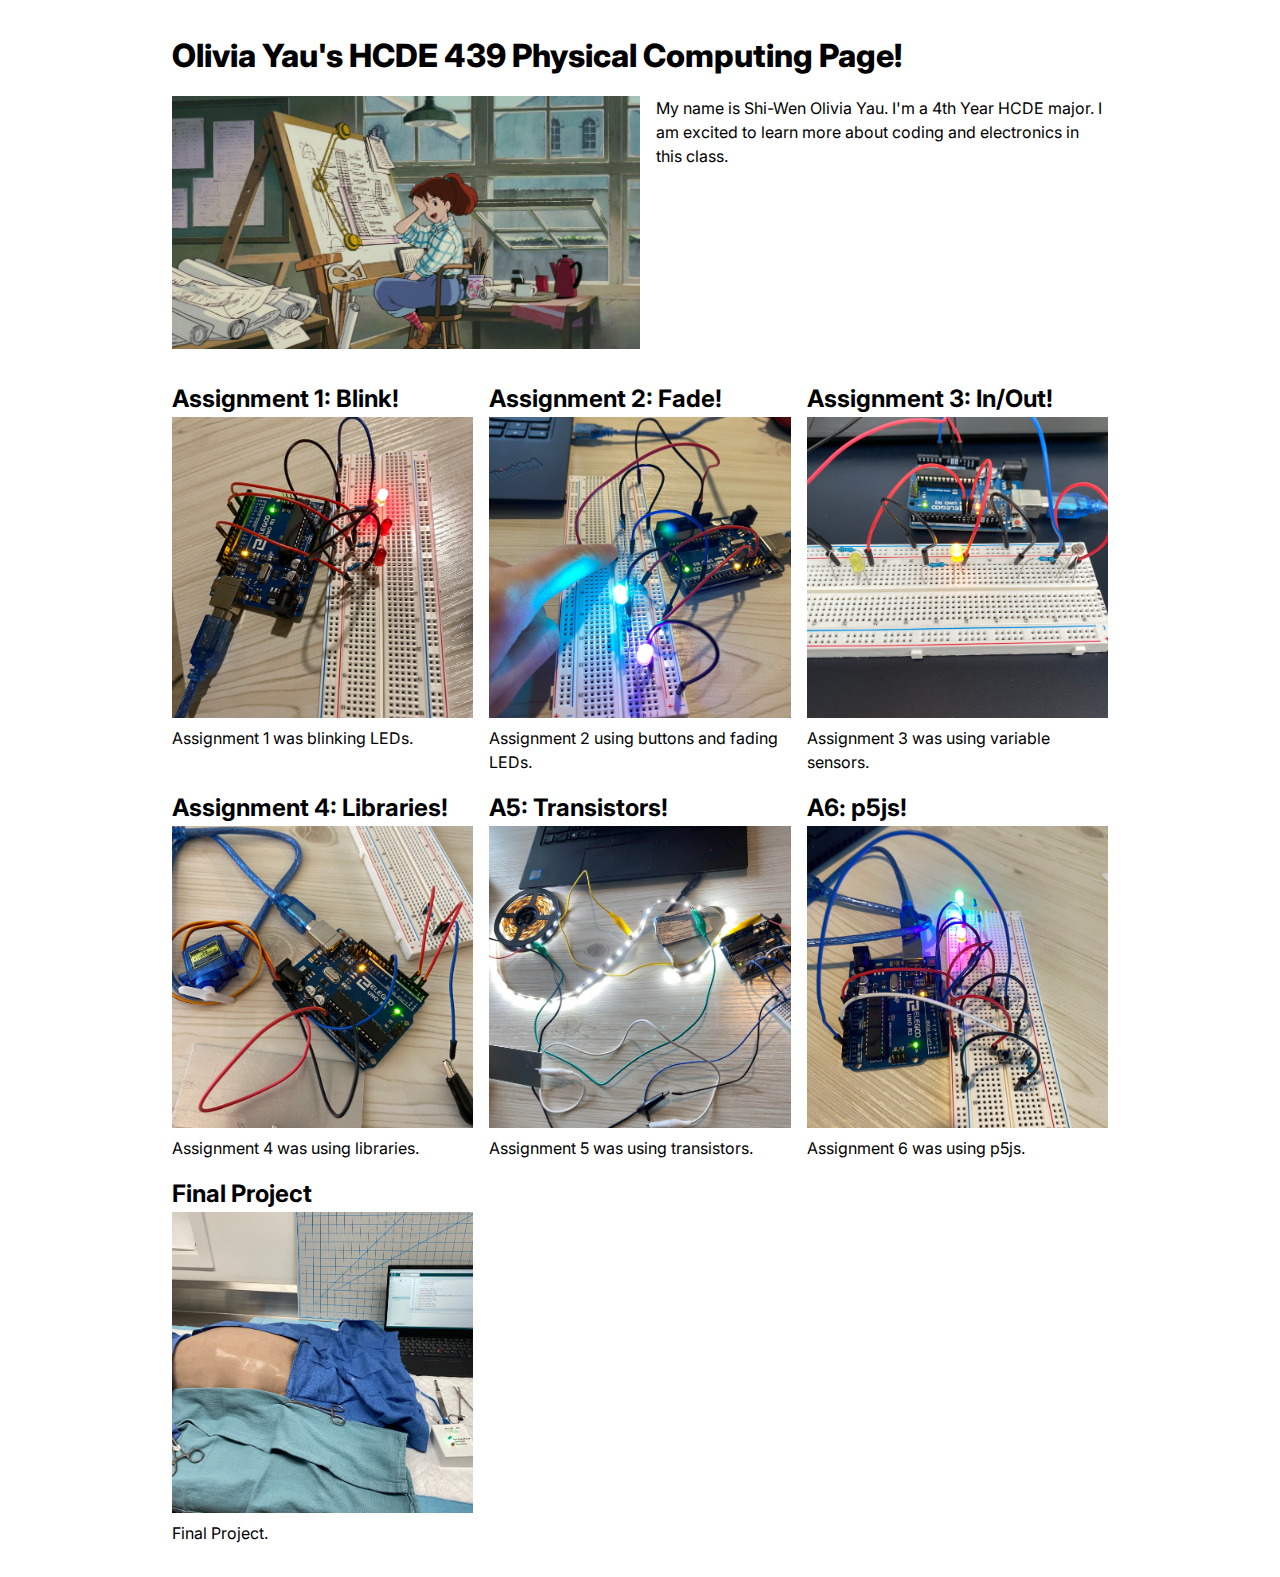
<file: index.html>
<!DOCTYPE html>
<html>
  <head>
    <meta charset="utf-8" />
    <meta name="viewport" content="width=device-width, maximum-scale=1.0" />

    <title>Olivia Yau's HCDE 439 Physical Computing Page!</title>

    <link href="style.css" rel="stylesheet" />
  </head>
  <body>
    <h1>Olivia Yau's HCDE 439 Physical Computing Page!</h1>

    <div class="header">
      <img src="porcorosso.jpg" />
      <p>
        My name is Shi-Wen Olivia Yau. I'm a 4th Year HCDE major. I am excited to learn more about coding and electronics
        in this class.
      </p>
    </div>

    <div class="grid">
      <div class="assignment">
        <a href="a1.html">
          <h2>Assignment 1: Blink!</h2>
          <img src="a1_circuitimage.jpg" />
        </a>
        <p>Assignment 1 was blinking LEDs.</p>
      </div>

      <div class="assignment">
        <a href="a2.html">
          <h2>Assignment 2: Fade!</h2>
          <img src="a2_circuitimage.jpg" />
        </a>
        <p>Assignment 2 using buttons and fading LEDs.</p>
      </div>

      <div class="assignment">
        <a href="a3.html">
          <h2>Assignment 3: In/Out!</h2>
          <img src="a3_circuitimage.jpg" />
        </a>
        <p>Assignment 3 was using variable sensors.</p>
      </div>

      <div class="assignment">
        <a href="a4.html">
          <h2>Assignment 4: Libraries!</h2>
          <img src="a4_circuitimage.jpg" />
        </a>
        <p>Assignment 4 was using libraries.</p>
      </div>
      <div class="assignment">
        <a href="a5.html">
          <h2>A5: Transistors!</h2>
          <img src="a5_circuitimage.jpg" />
        </a>
        <p>Assignment 5 was using transistors.</p>
      </div>
      <div class="assignment">
        <a href="a6.html">
          <h2>A6: p5js!</h2>
          <img src="a6_circuitimage.jpg" />
        </a>
        <p>Assignment 6 was using p5js.</p>
      </div>
      <div class="assignment">
        <a href="finalproject.html">
          <h2>Final Project</h2>
          <img src="final_productimage_1.jpg" />
        </a>
        <p>Final Project.</p>
      </div>
    </div>
  </body>
</html>
</file>
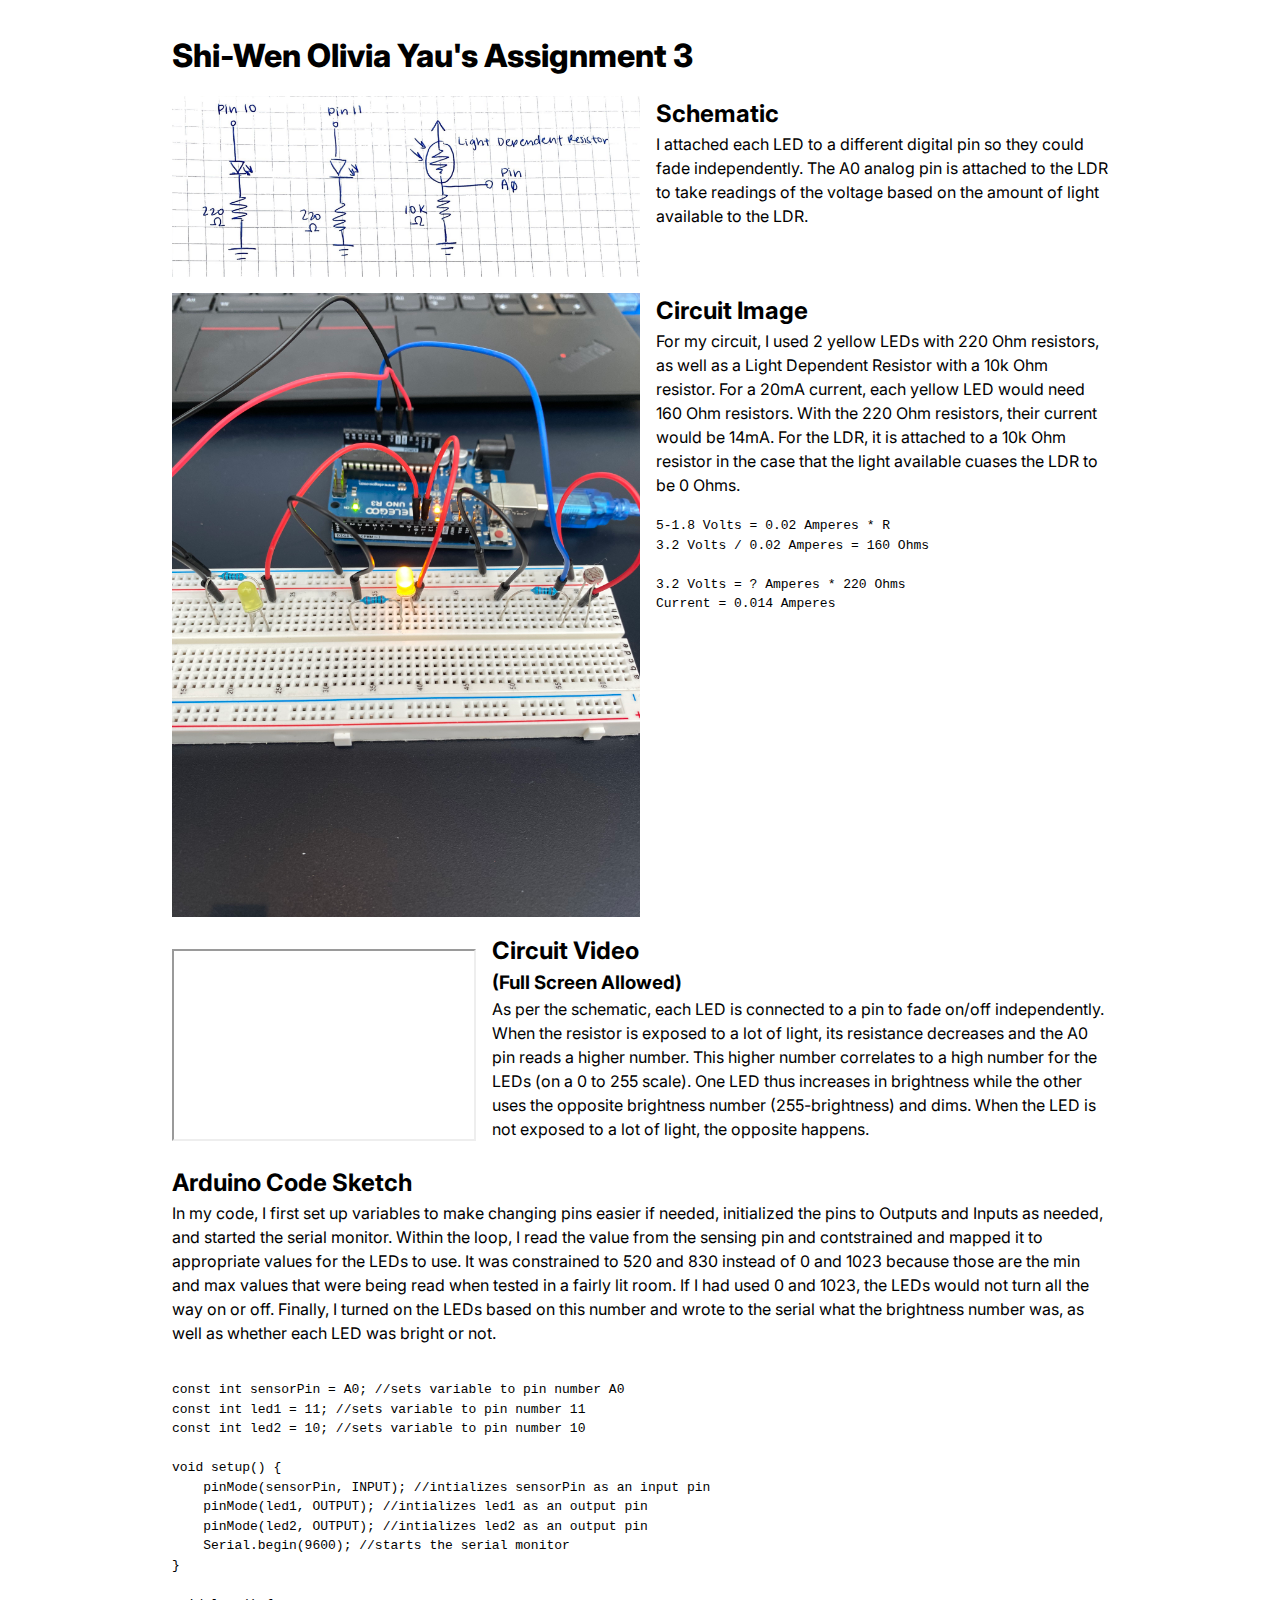
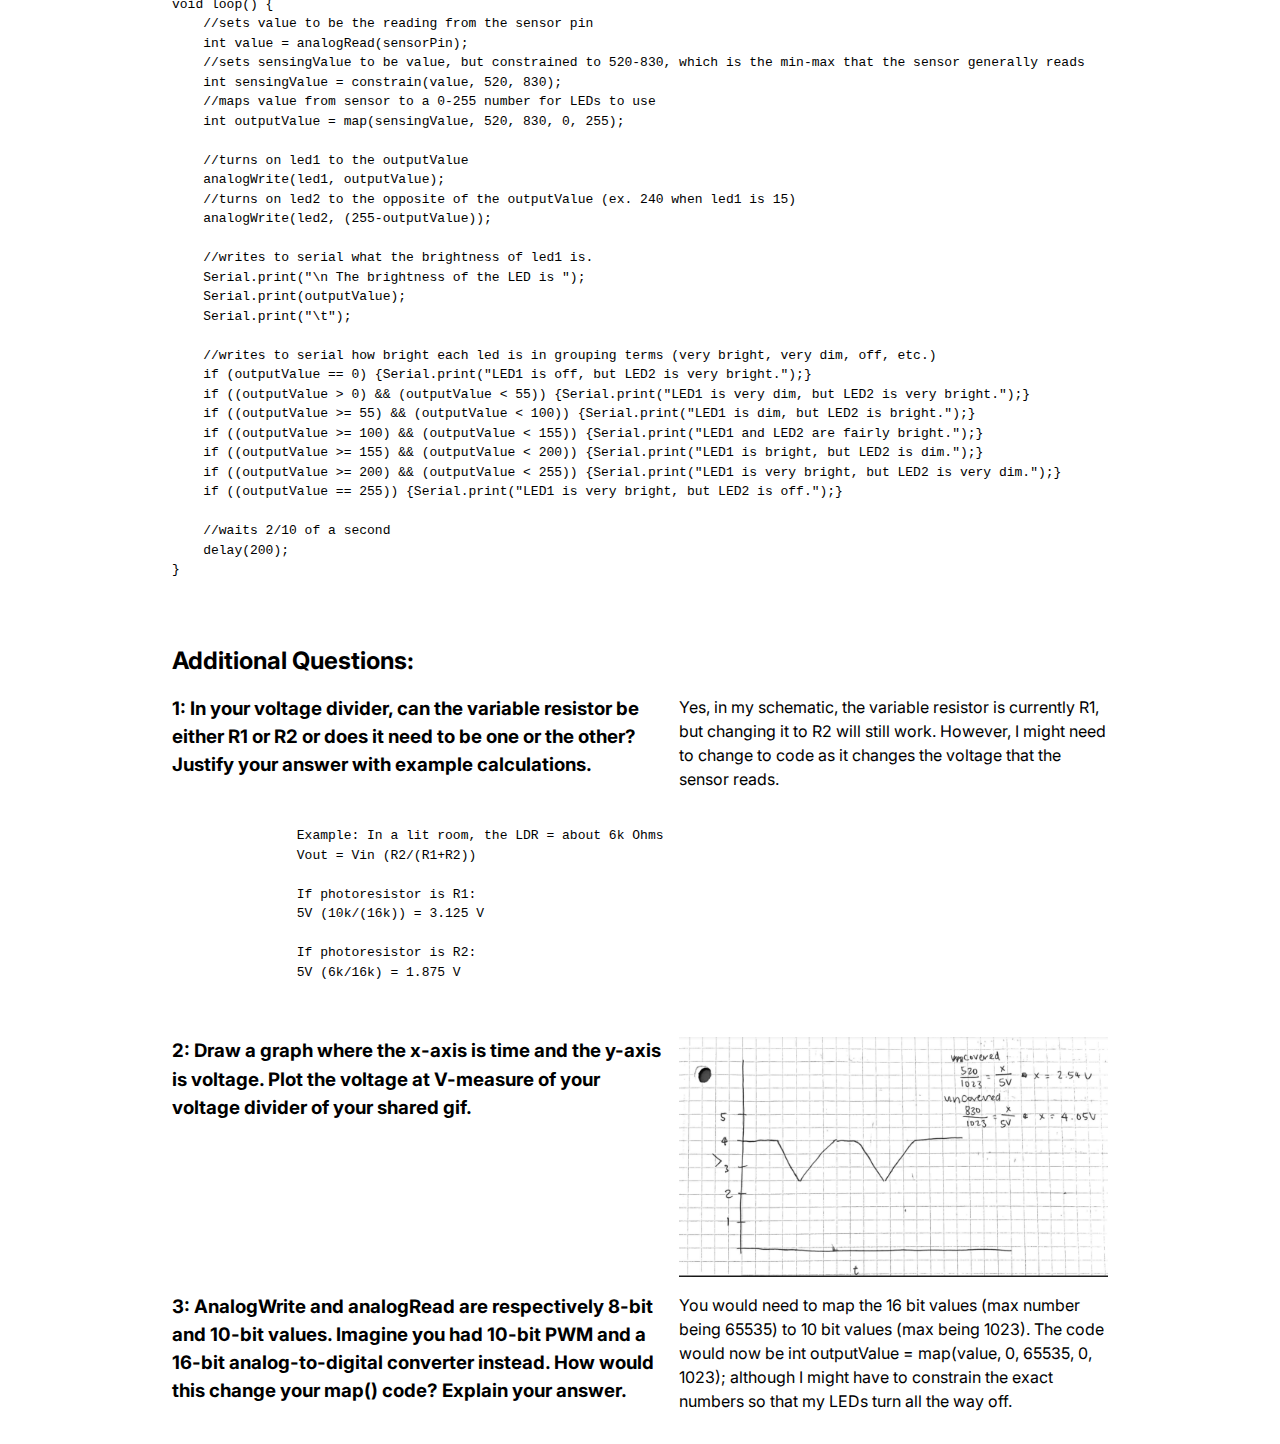
<file: a3.html>
<!DOCTYPE html>
<html>
  <head>
    <meta charset="utf-8" />
    <meta name="viewport" content="width=device-width, maximum-scale=1.0" />

    <title>Shi-Wen Olivia Yau's HCDE 439 Physical Computing Page!</title>

    <link href="style.css" rel="stylesheet" type="text/css" />
  </head>
  <body>
    <h1>Shi-Wen Olivia Yau's Assignment 3</h1>
    <div class="header">
      <img src="a3_schematic.png"/>
      <div>
        <h2>Schematic</h2>
        <p>I attached each LED to a different digital pin so they could fade independently.
        The A0 analog pin is attached to the LDR to take readings of the voltage based on the
        amount of light available to the LDR.
        </p>
      </div>
    </div>

    <div class="header">
      <img src="a3_circuitimage.jpg" />
      <div>
        <h2>Circuit Image</h2>
        <p>For my circuit, I used 2 yellow LEDs with 220 Ohm resistors, as well as a Light Dependent
            Resistor with a 10k Ohm resistor. For a 20mA current, each yellow LED would need 160 Ohm resistors.
            With the 220 Ohm resistors, their current would be 14mA. For the LDR, it is attached to a 10k
            Ohm resistor in the case that the light available cuases the LDR to be 0 Ohms. 
        </p>
        <pre>

5-1.8 Volts = 0.02 Amperes * R
3.2 Volts / 0.02 Amperes = 160 Ohms
          
3.2 Volts = ? Amperes * 220 Ohms
Current = 0.014 Amperes
        </pre>
      </div>
    </div>

    <div class="header">
      <iframe class="header" src="https://youtube.com/embed/I9YpcCVyUVo" allowfullscreen></iframe>
      <div>
        <h2>Circuit Video </h2>
        <h3>(Full Screen Allowed)</h1>
        <p>As per the schematic, each LED is connected to a pin to fade on/off independently.
            When the resistor is exposed to a lot of light, its resistance decreases and the A0
            pin reads a higher number. This higher number correlates to a high number for the LEDs
            (on a 0 to 255 scale). One LED thus increases in brightness while the other uses the opposite
            brightness number (255-brightness) and dims. When the LED is not exposed to a lot of light,
            the opposite happens.
        </p>
      </div>
    </div>

    <br>
    <h2>Arduino Code Sketch</h2>
    <p>In my code, I first set up variables to make changing pins easier if needed, 
      initialized the pins to Outputs and Inputs as needed, and started the serial monitor.
      Within the loop, I read the value from the sensing pin and contstrained and mapped it 
      to appropriate values for the LEDs to use. It was constrained to 520 and 830 instead of 0
      and 1023 because those are the min and max values that were being read when tested in a 
      fairly lit room. If I had used 0 and 1023, the LEDs would not turn all the way on or off.
      Finally, I turned on the LEDs based on this
      number and wrote to the serial what the brightness number was, as well as whether each
      LED was bright or not.
    </p>

    <div class="header">
      <pre>
        <code>
const int sensorPin = A0; //sets variable to pin number A0
const int led1 = 11; //sets variable to pin number 11
const int led2 = 10; //sets variable to pin number 10

void setup() {
    pinMode(sensorPin, INPUT); //intializes sensorPin as an input pin
    pinMode(led1, OUTPUT); //intializes led1 as an output pin
    pinMode(led2, OUTPUT); //intializes led2 as an output pin
    Serial.begin(9600); //starts the serial monitor
}

void loop() {
    //sets value to be the reading from the sensor pin
    int value = analogRead(sensorPin);
    //sets sensingValue to be value, but constrained to 520-830, which is the min-max that the sensor generally reads
    int sensingValue = constrain(value, 520, 830);
    //maps value from sensor to a 0-255 number for LEDs to use
    int outputValue = map(sensingValue, 520, 830, 0, 255);

    //turns on led1 to the outputValue
    analogWrite(led1, outputValue);
    //turns on led2 to the opposite of the outputValue (ex. 240 when led1 is 15)
    analogWrite(led2, (255-outputValue));

    //writes to serial what the brightness of led1 is.
    Serial.print("\n The brightness of the LED is ");
    Serial.print(outputValue);
    Serial.print("\t");

    //writes to serial how bright each led is in grouping terms (very bright, very dim, off, etc.)
    if (outputValue == 0) {Serial.print("LED1 is off, but LED2 is very bright.");}
    if ((outputValue > 0) && (outputValue < 55)) {Serial.print("LED1 is very dim, but LED2 is very bright.");}
    if ((outputValue >= 55) && (outputValue < 100)) {Serial.print("LED1 is dim, but LED2 is bright.");}
    if ((outputValue >= 100) && (outputValue < 155)) {Serial.print("LED1 and LED2 are fairly bright.");}
    if ((outputValue >= 155) && (outputValue < 200)) {Serial.print("LED1 is bright, but LED2 is dim.");}
    if ((outputValue >= 200) && (outputValue < 255)) {Serial.print("LED1 is very bright, but LED2 is very dim.");}
    if ((outputValue == 255)) {Serial.print("LED1 is very bright, but LED2 is off.");}

    //waits 2/10 of a second
    delay(200);
}            
        </code>
      </pre>
    </div>

    <br>
    <h2>Additional Questions:</h2>

    <div class="qna">
      <h3>1: In your voltage divider, can the variable resistor be either R1 or R2 or does
        it need to be one or the other? Justify your answer with example calculations.
      </h3>
      <p>
        Yes, in my schematic, the variable resistor is currently R1, but changing it to R2 will
        still work. However, I might need to change to code as it changes the voltage that the
        sensor reads.
        <pre>
            <code>
                Example: In a lit room, the LDR = about 6k Ohms
                Vout = Vin (R2/(R1+R2))

                If photoresistor is R1:
                5V (10k/(16k)) = 3.125 V

                If photoresistor is R2:
                5V (6k/16k) = 1.875 V
            </code>
        </pre>
      </p>
      <h3>2: Draw a graph where the x-axis is time and the y-axis is voltage. Plot the voltage
        at V-measure of your voltage divider of your shared gif.
      </h3>
      <img src="a3_qna_q2.png">
      <h3>3: AnalogWrite and analogRead are respectively 8-bit and 10-bit values. Imagine
        you had 10-bit PWM and a 16-bit analog-to-digital converter instead. How would this
        change your map() code? Explain your answer.</h3>
      <p>
        You would need to map the 16 bit values (max number being 65535) to
        10 bit values (max being 1023).
        The code would now be int outputValue = map(value, 0, 65535, 0, 1023); although I might have to constrain
        the exact numbers so that my LEDs turn all the way off.
      </p>
    </div>
  </body>
</html>
</file>
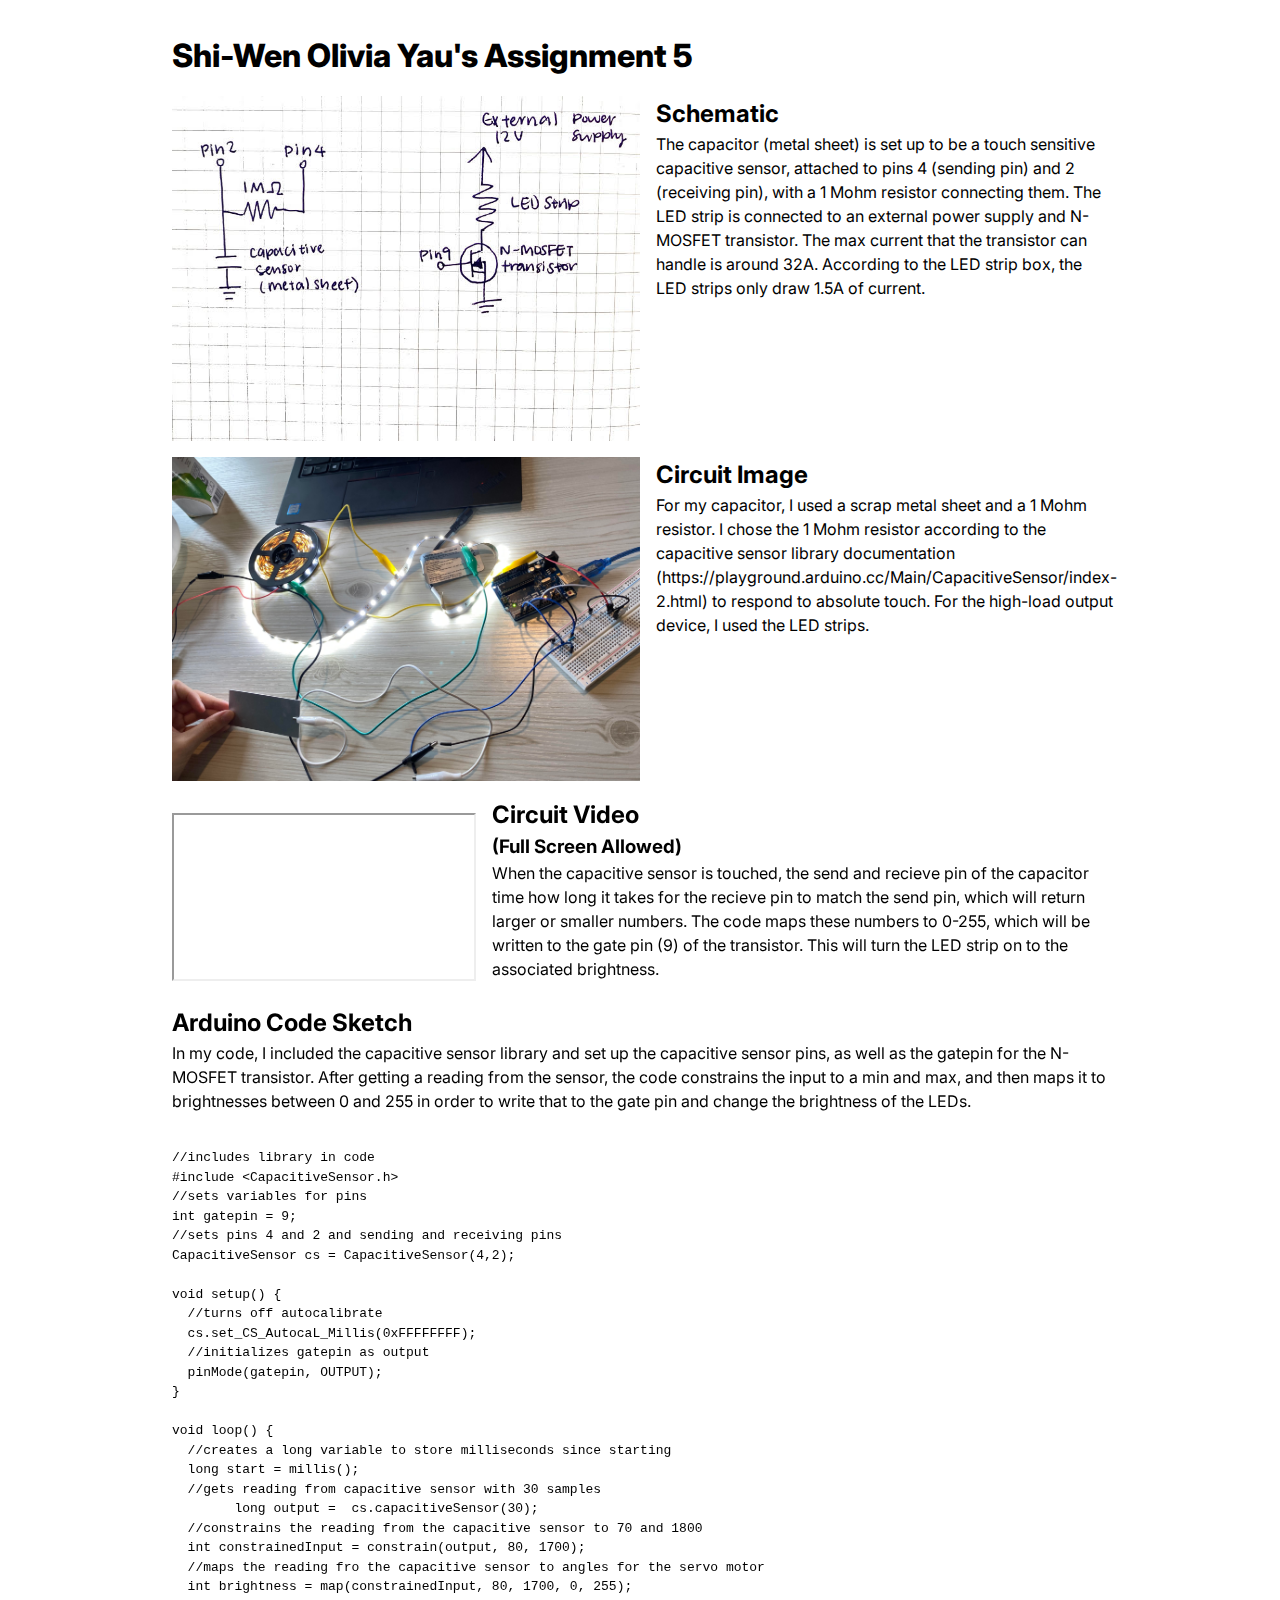
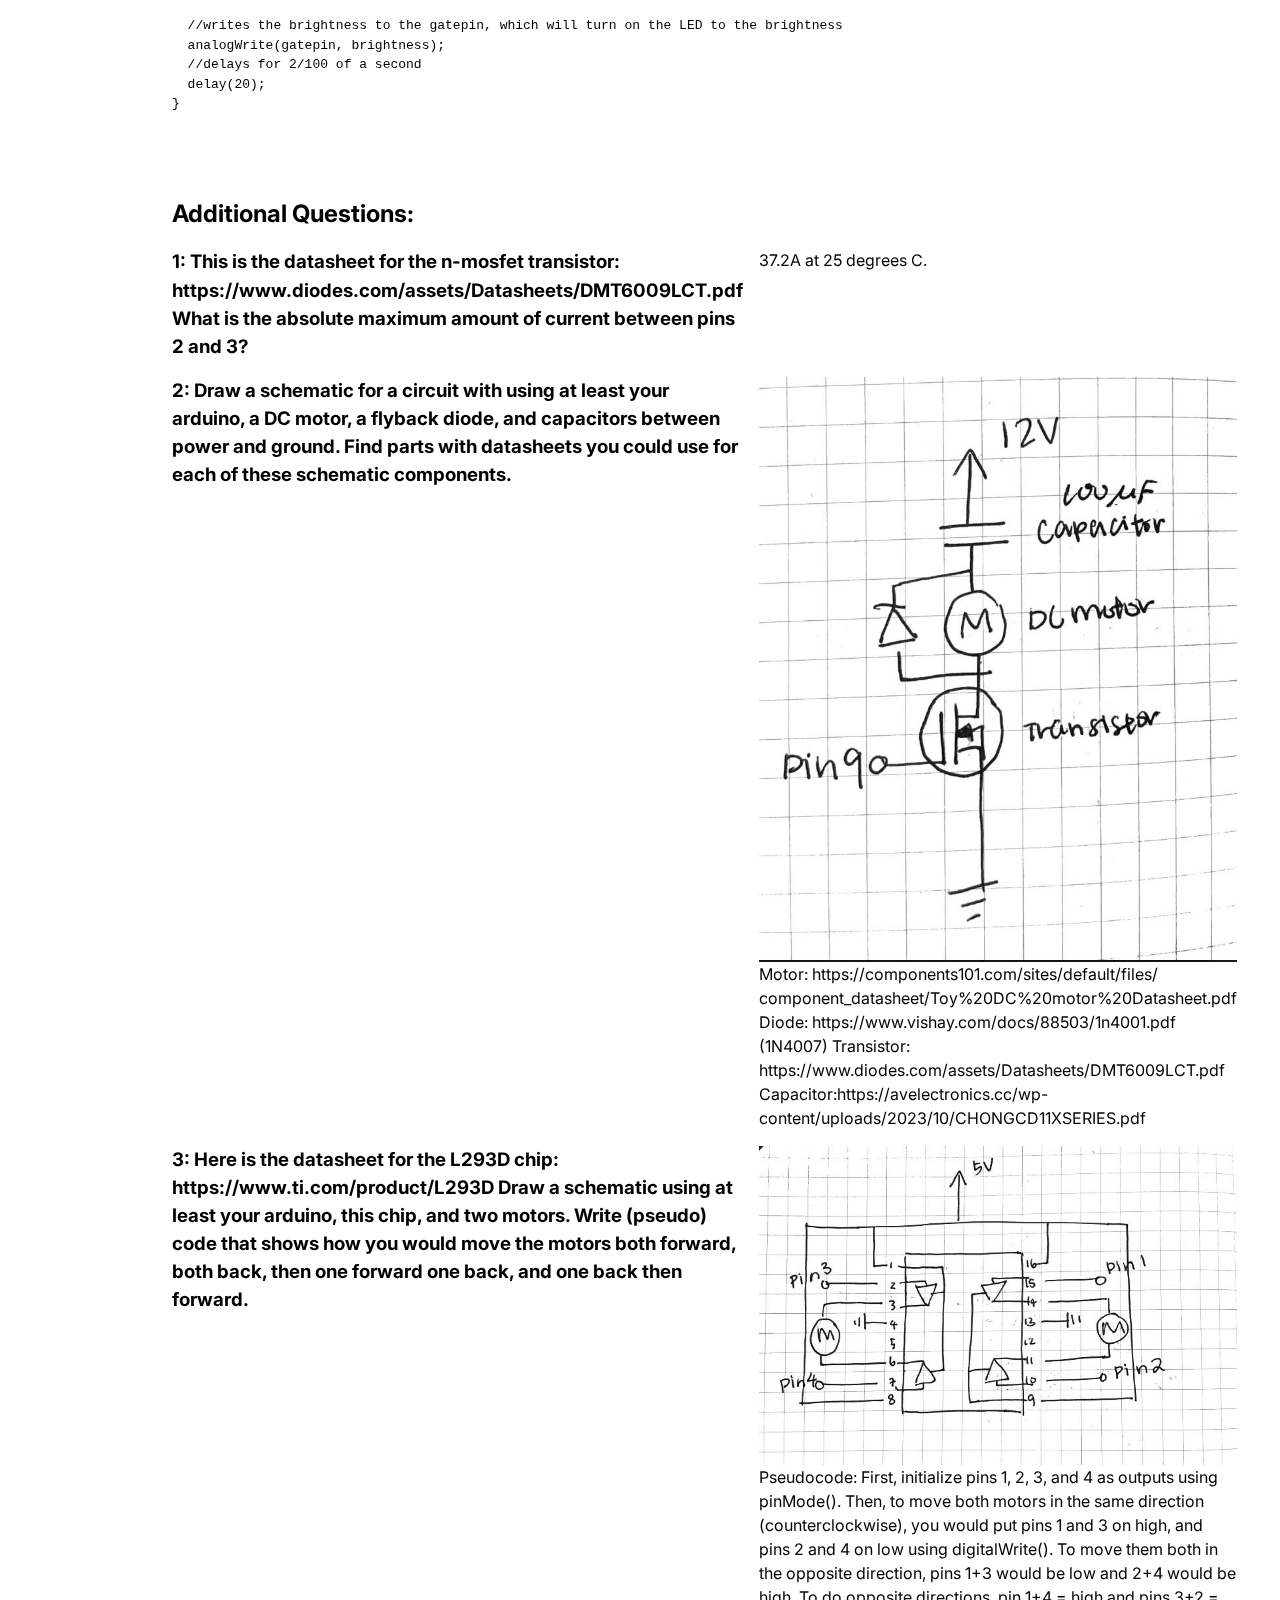
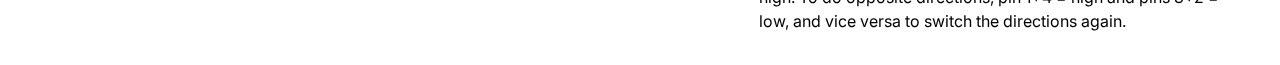
<file: a5.html>
<!DOCTYPE html>
<html>
  <head>
    <meta charset="utf-8" />
    <meta name="viewport" content="width=device-width, maximum-scale=1.0" />

    <title>Shi-Wen Olivia Yau's HCDE 439 Physical Computing Page!</title>

    <link href="style.css" rel="stylesheet" type="text/css" />
  </head>
  <body>
    <h1>Shi-Wen Olivia Yau's Assignment 5</h1>
    <div class="header">
      <img src="a5_schematic.jpg"/>
      <div>
        <h2>Schematic</h2>
        <p>The capacitor (metal sheet) is set up to be a touch sensitive capacitive sensor, attached to pins 4 (sending pin) and 2
            (receiving pin), with a 1 Mohm resistor connecting them. The LED strip is connected to
            an external power supply and N-MOSFET transistor. The max current that the transistor can handle
            is around 32A. According to the LED strip box, the LED strips only draw 1.5A of current.
        </p>
      </div>
    </div>

    <div class="header">
      <img src="a5_circuitimage.jpg" />
      <div>
        <h2>Circuit Image</h2>
        <p>For my capacitor, I used a scrap metal sheet and a 1 Mohm resistor. I chose the 1 Mohm
            resistor according to the capacitive sensor library documentation (https://playground.arduino.cc/Main/CapacitiveSensor/index-2.html)
            to respond to absolute touch.
            For the high-load output device, I used the LED strips.
        </p>
      </div>
    </div>

    <div class="header">
      <iframe class="header" src="https://youtube.com/embed/mRIG4EKf0f4?" allowfullscreen></iframe>
      <div>
        <h2>Circuit Video </h2>
        <h3>(Full Screen Allowed)</h1>
        <p>When the capacitive sensor is touched, the send and recieve pin of the capacitor
            time how long it takes for the recieve pin to match the send pin, which will return
            larger or smaller numbers. The code maps these numbers to 0-255, which will be written
            to the gate pin (9) of the transistor. This will turn the LED strip on to the associated
            brightness.
        </p>
      </div>
    </div>

    <br>
    <h2>Arduino Code Sketch</h2>
    <p>In my code, I included the capacitive sensor library and set up the capacitive sensor pins,
      as well as the gatepin for the N-MOSFET transistor. After getting a reading from the sensor,
      the code constrains the input to a min and max, and then maps it to brightnesses between
      0 and 255 in order to write that to the gate pin and change the brightness of the LEDs.
    </p>

    <div class="header">
      <pre>
        <code>
//includes library in code
#include &lt;CapacitiveSensor.h&gt; 
//sets variables for pins
int gatepin = 9;
//sets pins 4 and 2 and sending and receiving pins
CapacitiveSensor cs = CapacitiveSensor(4,2);

void setup() {
  //turns off autocalibrate
  cs.set_CS_AutocaL_Millis(0xFFFFFFFF);
  //initializes gatepin as output
  pinMode(gatepin, OUTPUT);
}

void loop() {
  //creates a long variable to store milliseconds since starting
  long start = millis();
  //gets reading from capacitive sensor with 30 samples
	long output =  cs.capacitiveSensor(30);
  //constrains the reading from the capacitive sensor to 70 and 1800
  int constrainedInput = constrain(output, 80, 1700);
  //maps the reading fro the capacitive sensor to angles for the servo motor
  int brightness = map(constrainedInput, 80, 1700, 0, 255);

  //writes the brightness to the gatepin, which will turn on the LED to the brightness
  analogWrite(gatepin, brightness);
  //delays for 2/100 of a second
  delay(20);
}
        
        </code>
      </pre>
    </div>

    <br>
    <h2>Additional Questions:</h2>

    <div class="qna">
      <h3>1: This is the datasheet for the n-mosfet transistor:
        https://www.diodes.com/assets/Datasheets/DMT6009LCT.pdf
        What is the absolute maximum amount of current between pins 2 and 3?
      </h3>
      <div>
        <p>37.2A at 25 degrees C.</p>
      </div>
      <h3>2: Draw a schematic for a circuit with using at least your arduino, a DC motor,
        a flyback diode, and capacitors between power and ground. Find parts with datasheets
        you could use for each of these schematic components.
      </h3>
      <div>
        <img src="a5_qna_q2.jpg"/>
        <p>Motor: https://components101.com/sites/default/files/
          component_datasheet/Toy%20DC%20motor%20Datasheet.pdf
          Diode: https://www.vishay.com/docs/88503/1n4001.pdf (1N4007)
          Transistor: https://www.diodes.com/assets/Datasheets/DMT6009LCT.pdf
          Capacitor:https://avelectronics.cc/wp-content/uploads/2023/10/CHONGCD11XSERIES.pdf 

        </p>
      </div>
      <h3>3: Here is the datasheet for the L293D chip: https://www.ti.com/product/L293D
        Draw a schematic using at least your arduino, this chip, and two motors. Write (pseudo)
        code that shows how you would move the motors both forward, both back, then one forward
        one back, and one back then forward.
      </h3>
      <div>
        <img src="a5_qna_q3.jpg"/>
        <p>
          Pseudocode: 
          First, initialize pins 1, 2, 3, and 4 as outputs using pinMode(). Then, to move both motors
          in the same direction (counterclockwise), you would put pins 1 and 3 on high, and pins 2 and 4 on low
          using digitalWrite(). To move them both in the opposite direction, pins 1+3 would be low and 2+4 would be high.
          To do opposite directions, pin 1+4 = high and pins 3+2 = low, and vice versa to switch the directions again.
        </p>
      </div>
    </div>
  </body>
</html>
</file>
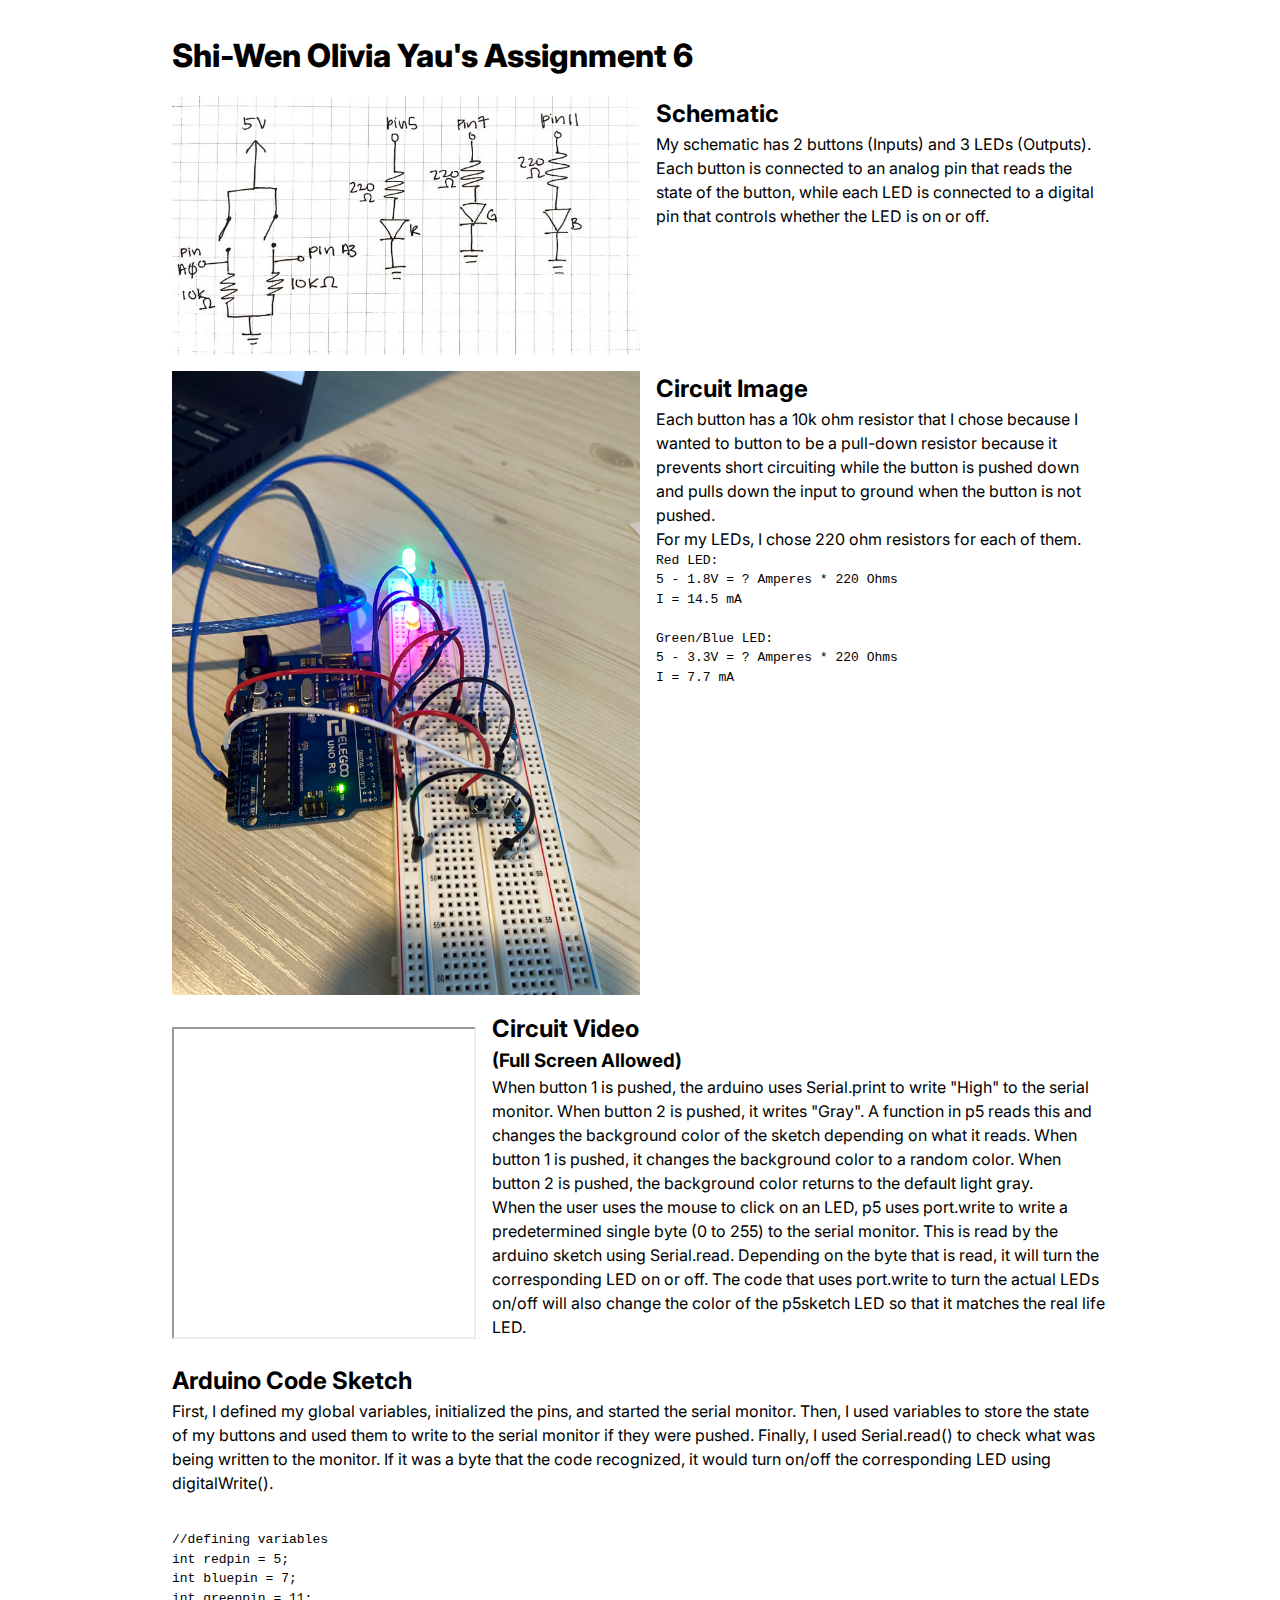
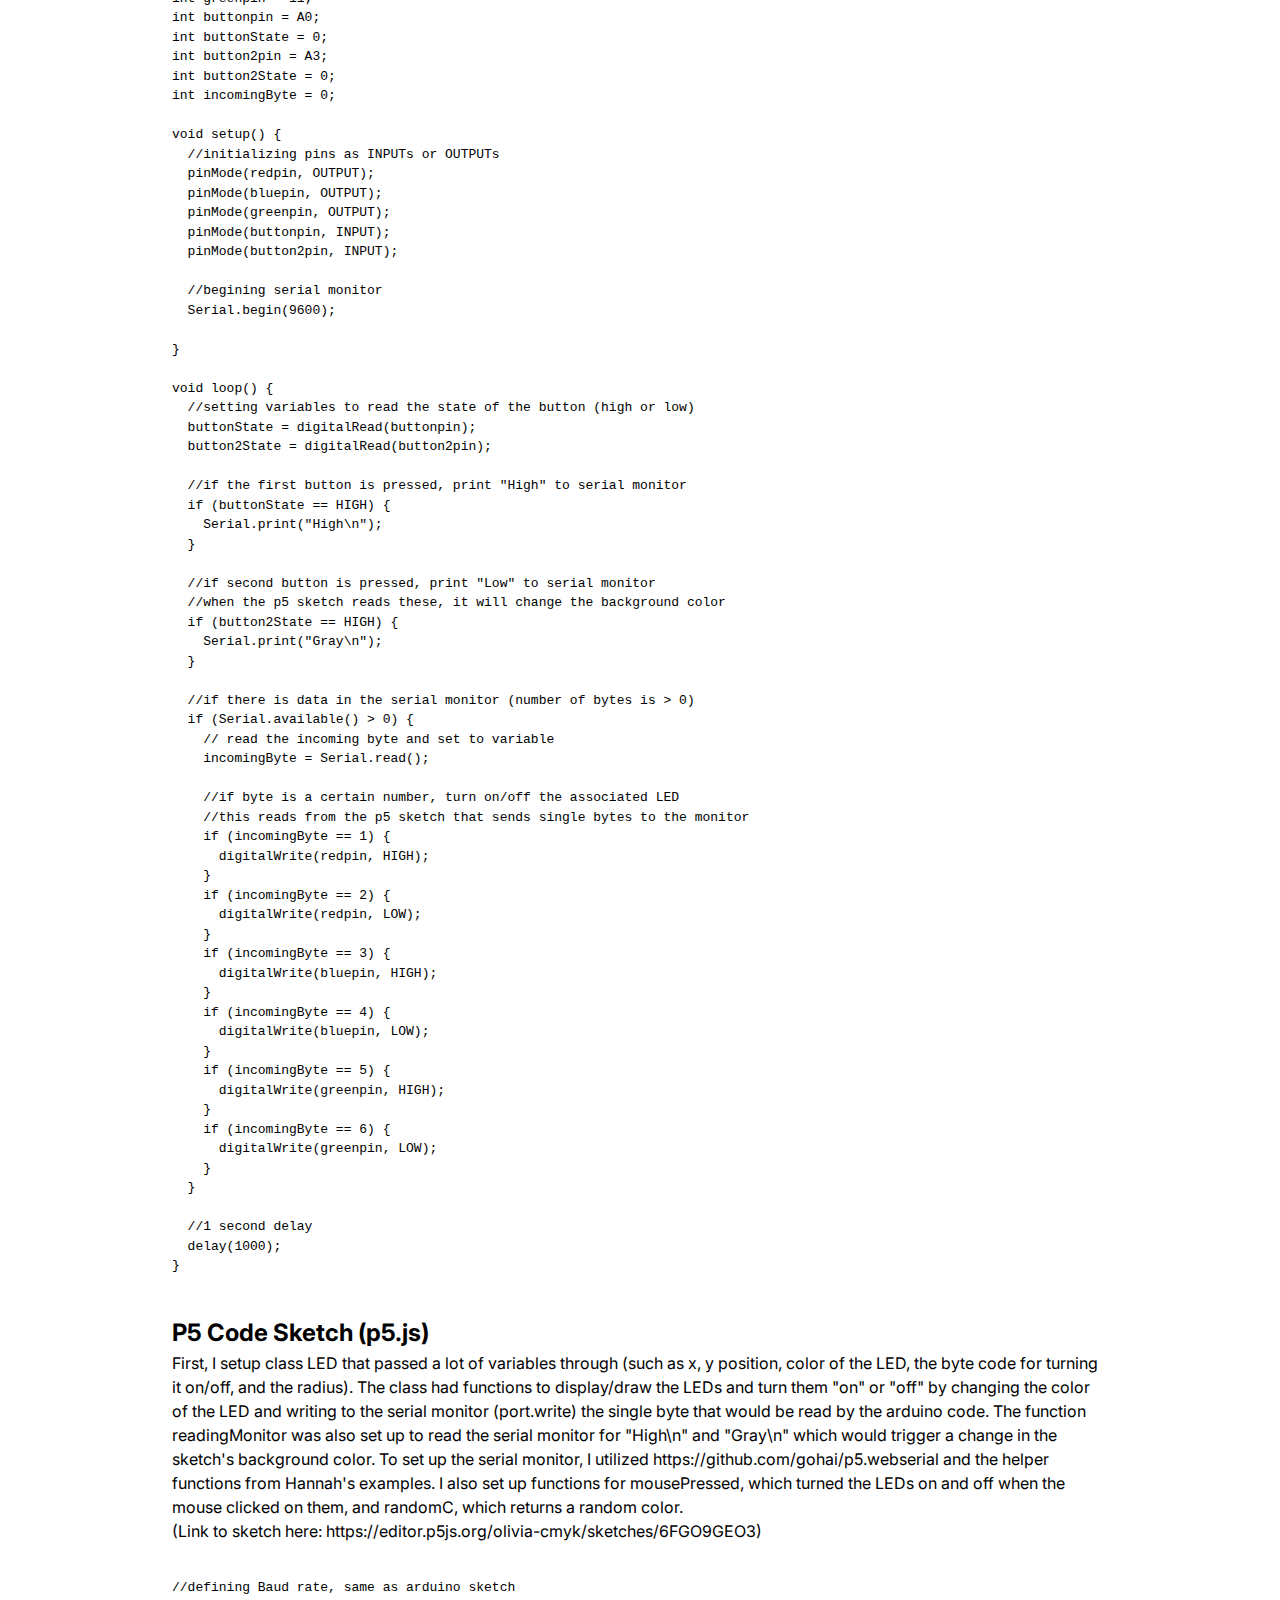
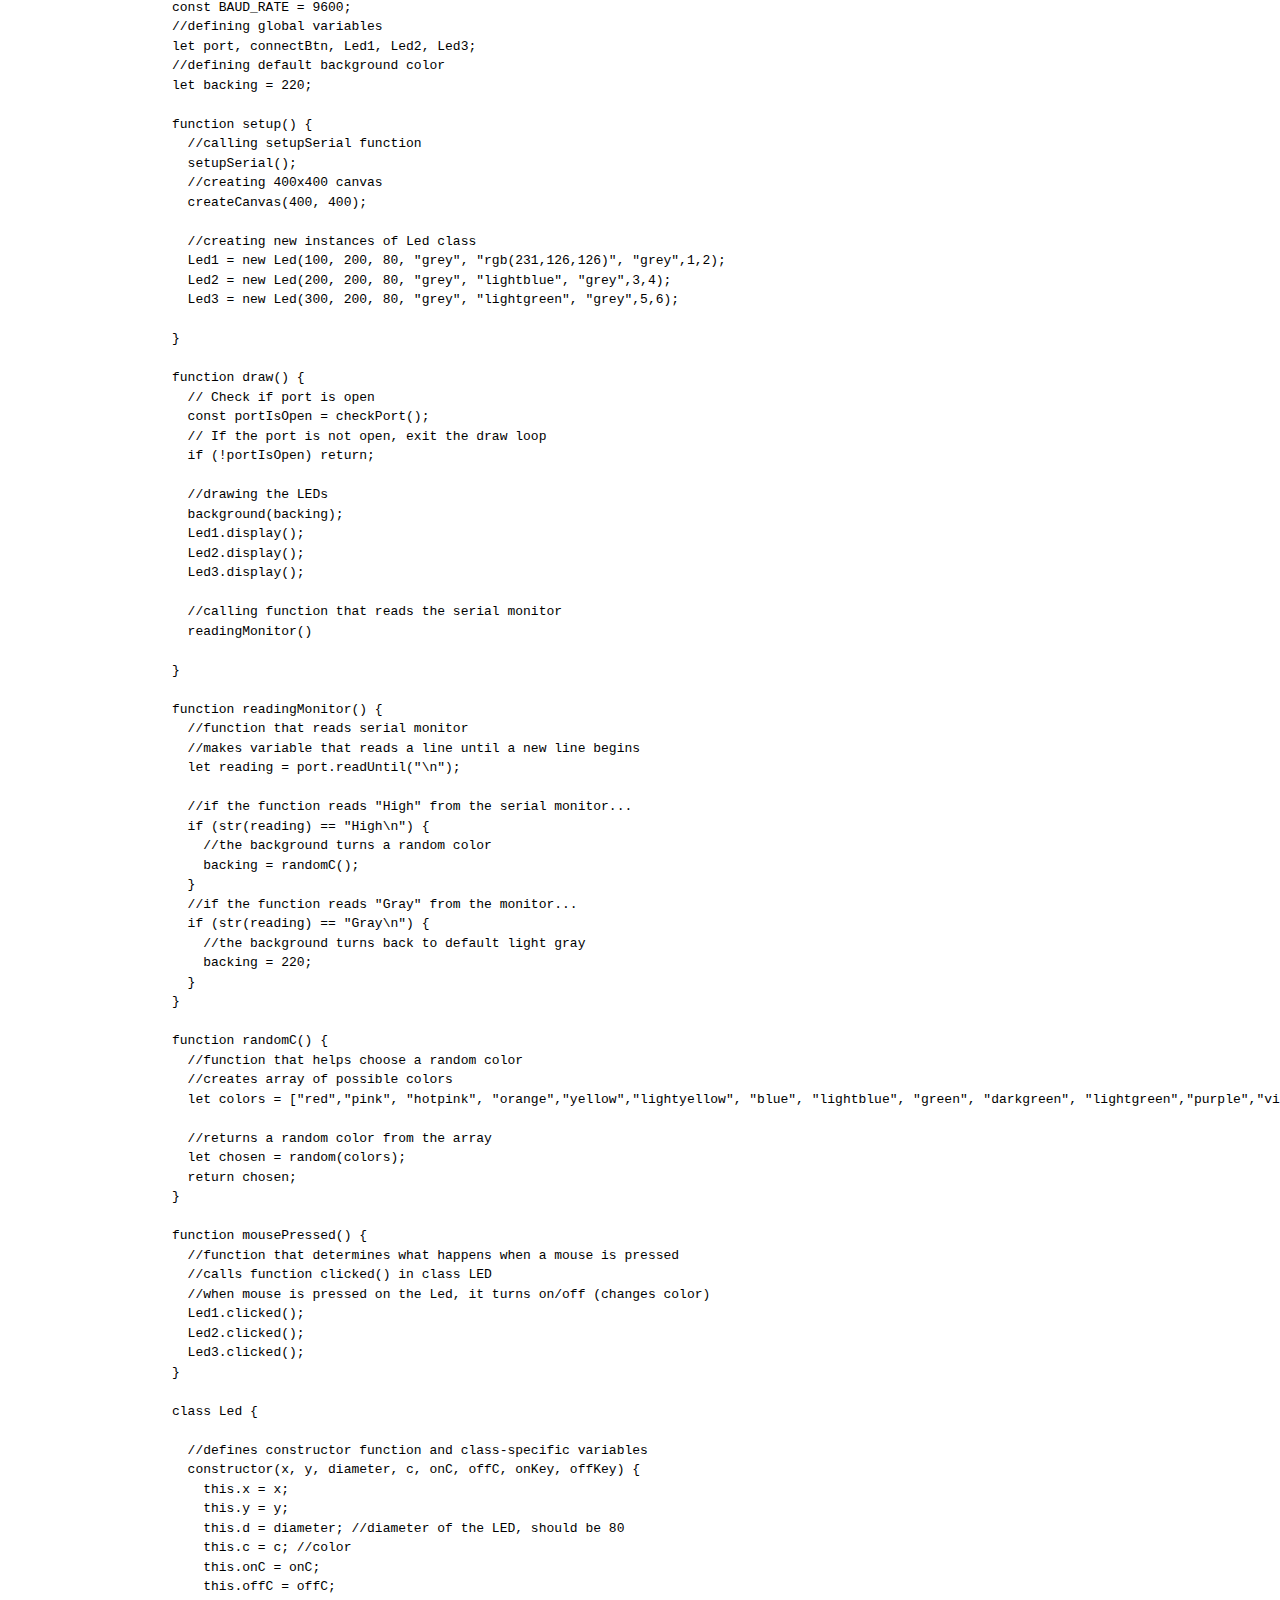
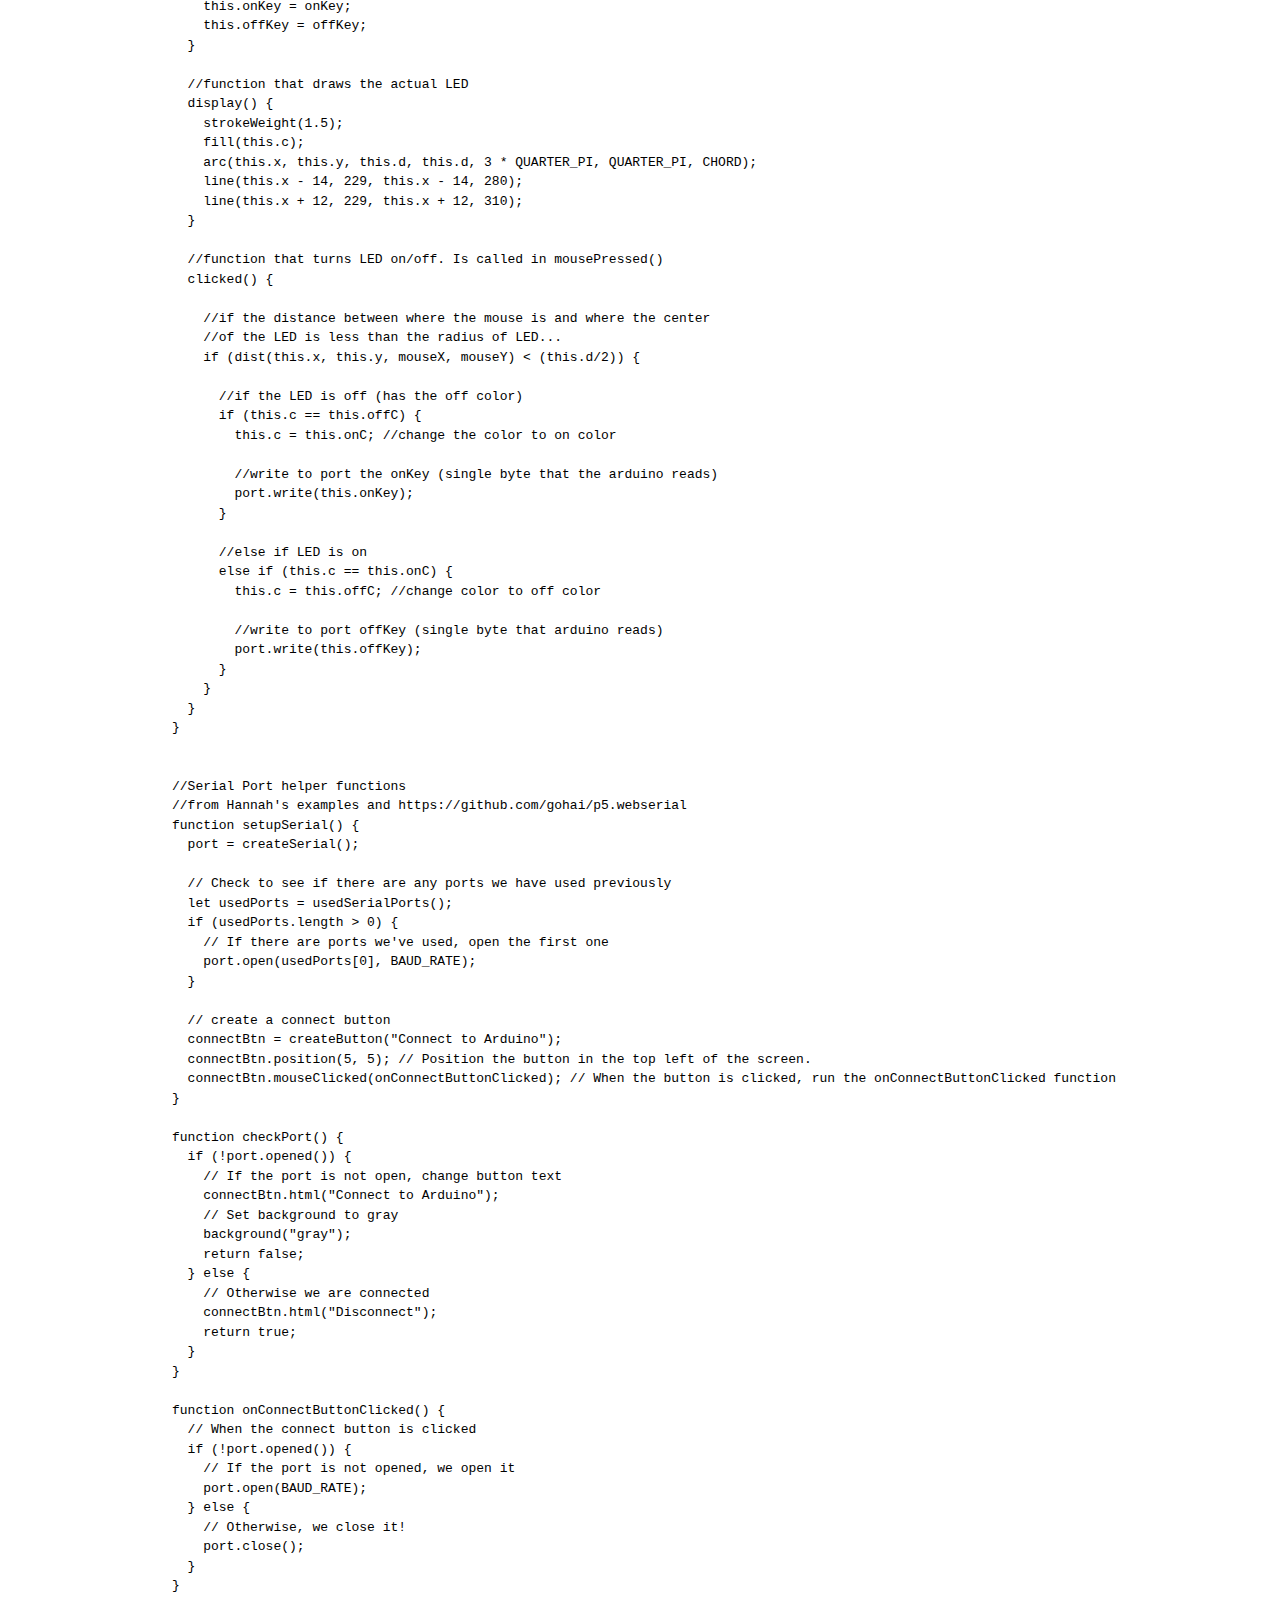
<file: a6.html>
<!DOCTYPE html>
<html>
  <head>
    <meta charset="utf-8" />
    <meta name="viewport" content="width=device-width, maximum-scale=1.0" />

    <title>Shi-Wen Olivia Yau's HCDE 439 Physical Computing Page!</title>

    <link href="style.css" rel="stylesheet" type="text/css" />
  </head>
  <body>
    <h1>Shi-Wen Olivia Yau's Assignment 6</h1>
    <div class="header">
      <img src="a6_schematic.jpg"/>
      <div>
        <h2>Schematic</h2>
        <p>My schematic has 2 buttons (Inputs) and 3 LEDs (Outputs). Each button is connected to 
          an analog pin that reads the state of the button, while each LED is connected to a 
          digital pin that controls whether the LED is on or off. 
        </p>
      </div>
    </div>

    <div class="header">
      <img src="a6_circuitimage.jpg" />
      <div>
        <h2>Circuit Image</h2>
        <p>Each button has a 10k ohm resistor that I chose because I wanted to button to be a 
          pull-down resistor because it prevents short circuiting while the button is pushed down and
          pulls down the input to ground when the button is not pushed.
          <br>
          For my LEDs, I chose 220 ohm resistors for each of them. 
          <pre>
Red LED:
5 - 1.8V = ? Amperes * 220 Ohms
I = 14.5 mA

Green/Blue LED:
5 - 3.3V = ? Amperes * 220 Ohms
I = 7.7 mA
          </pre>
        </p>
      </div>
    </div>

    <div class="header">
      <iframe class="header" src="https://youtube.com/embed/y3smfv1eJAQ" allowfullscreen></iframe>
      <div>
        <h2>Circuit Video </h2>
        <h3>(Full Screen Allowed)</h1>
        <p>When button 1 is pushed, the arduino uses Serial.print to write "High" to the serial
          monitor. When button 2 is pushed, it writes "Gray". A function in p5 reads this and
          changes the background color of the sketch depending on what it reads. When button 1 is 
          pushed, it changes the background color to a random color. When button 2 is pushed, the
          background color returns to the default light gray. 
          <br>
          When the user uses the mouse to click on an LED, p5 uses port.write to write a 
          predetermined single byte (0 to 255) to the serial monitor. This is read by the arduino sketch
          using Serial.read. Depending on the byte that is read, it will turn the corresponding
          LED on or off. The code that uses port.write to turn the actual LEDs on/off will also
          change the color of the p5sketch LED so that it matches the real life LED.
        </p>
      </div>
    </div>

    <br>
    <h2>Arduino Code Sketch</h2>
    <p>First, I defined my global variables, initialized the pins, and started the serial monitor.
      Then, I used variables to store the state of my buttons and used them to write to the serial
      monitor if they were pushed. Finally, I used Serial.read() to check what was being written
      to the monitor. If it was a byte that the code recognized, it would turn on/off the corresponding
      LED using digitalWrite().
    </p>

    <div class="header">
      <pre>
        <code>
//defining variables
int redpin = 5;
int bluepin = 7;
int greenpin = 11;
int buttonpin = A0;
int buttonState = 0;
int button2pin = A3;
int button2State = 0;
int incomingByte = 0;

void setup() {
  //initializing pins as INPUTs or OUTPUTs
  pinMode(redpin, OUTPUT);
  pinMode(bluepin, OUTPUT);
  pinMode(greenpin, OUTPUT);
  pinMode(buttonpin, INPUT);
  pinMode(button2pin, INPUT);

  //begining serial monitor
  Serial.begin(9600);

}

void loop() {
  //setting variables to read the state of the button (high or low)
  buttonState = digitalRead(buttonpin);
  button2State = digitalRead(button2pin);

  //if the first button is pressed, print "High" to serial monitor
  if (buttonState == HIGH) {
    Serial.print("High\n");
  }

  //if second button is pressed, print "Low" to serial monitor
  //when the p5 sketch reads these, it will change the background color
  if (button2State == HIGH) {
    Serial.print("Gray\n");
  }

  //if there is data in the serial monitor (number of bytes is > 0)
  if (Serial.available() > 0) {
    // read the incoming byte and set to variable
    incomingByte = Serial.read();

    //if byte is a certain number, turn on/off the associated LED
    //this reads from the p5 sketch that sends single bytes to the monitor
    if (incomingByte == 1) {
      digitalWrite(redpin, HIGH);
    }
    if (incomingByte == 2) {
      digitalWrite(redpin, LOW);
    }
    if (incomingByte == 3) {
      digitalWrite(bluepin, HIGH);
    }
    if (incomingByte == 4) {
      digitalWrite(bluepin, LOW);
    }
    if (incomingByte == 5) {
      digitalWrite(greenpin, HIGH);
    }
    if (incomingByte == 6) {
      digitalWrite(greenpin, LOW);
    }
  }

  //1 second delay
  delay(1000);
}
                  </code>
      </pre>
    </div>
    <h2>P5 Code Sketch (p5.js)</h2>
    <p>First, I setup class LED that passed a lot of variables through (such as x, y position,
      color of the LED, the byte code for turning it on/off, and the radius). The class had 
      functions to display/draw the LEDs and turn them "on" or "off" by changing the color of
      the LED and writing to the serial monitor (port.write) the single byte that would be read
      by the arduino code. The function readingMonitor was also set up to read the serial monitor
      for "High\n" and "Gray\n" which would trigger a change in the sketch's background color.
      To set up the serial monitor, I utilized https://github.com/gohai/p5.webserial
      and the helper functions from Hannah's examples. I also set up functions for mousePressed, which
      turned the LEDs on and off when the mouse clicked on them, and randomC, which returns a 
      random color.
      <br>
      (Link to sketch here: https://editor.p5js.org/olivia-cmyk/sketches/6FGO9GEO3)
    </p>

    <div class="header">
      <pre>
        <code>
//defining Baud rate, same as arduino sketch
const BAUD_RATE = 9600;
//defining global variables
let port, connectBtn, Led1, Led2, Led3;
//defining default background color
let backing = 220;

function setup() {
  //calling setupSerial function
  setupSerial();
  //creating 400x400 canvas
  createCanvas(400, 400);
  
  //creating new instances of Led class
  Led1 = new Led(100, 200, 80, "grey", "rgb(231,126,126)", "grey",1,2);
  Led2 = new Led(200, 200, 80, "grey", "lightblue", "grey",3,4);
  Led3 = new Led(300, 200, 80, "grey", "lightgreen", "grey",5,6);

}

function draw() {
  // Check if port is open
  const portIsOpen = checkPort();
  // If the port is not open, exit the draw loop
  if (!portIsOpen) return;

  //drawing the LEDs
  background(backing);
  Led1.display();
  Led2.display();
  Led3.display();
  
  //calling function that reads the serial monitor
  readingMonitor()

}

function readingMonitor() {
  //function that reads serial monitor
  //makes variable that reads a line until a new line begins
  let reading = port.readUntil("\n");
  
  //if the function reads "High" from the serial monitor...
  if (str(reading) == "High\n") {
    //the background turns a random color
    backing = randomC();
  }
  //if the function reads "Gray" from the monitor...
  if (str(reading) == "Gray\n") {
    //the background turns back to default light gray
    backing = 220;
  }
}

function randomC() {
  //function that helps choose a random color
  //creates array of possible colors
  let colors = ["red","pink", "hotpink", "orange","yellow","lightyellow", "blue", "lightblue", "green", "darkgreen", "lightgreen","purple","violet", "indigo", "black"]
  
  //returns a random color from the array
  let chosen = random(colors);
  return chosen;
}

function mousePressed() {
  //function that determines what happens when a mouse is pressed
  //calls function clicked() in class LED
  //when mouse is pressed on the Led, it turns on/off (changes color)
  Led1.clicked();
  Led2.clicked();
  Led3.clicked();
}

class Led {
  
  //defines constructor function and class-specific variables
  constructor(x, y, diameter, c, onC, offC, onKey, offKey) {
    this.x = x;
    this.y = y;
    this.d = diameter; //diameter of the LED, should be 80
    this.c = c; //color
    this.onC = onC;
    this.offC = offC;
    this.onKey = onKey;
    this.offKey = offKey;
  }
  
  //function that draws the actual LED
  display() {
    strokeWeight(1.5);
    fill(this.c);
    arc(this.x, this.y, this.d, this.d, 3 * QUARTER_PI, QUARTER_PI, CHORD);
    line(this.x - 14, 229, this.x - 14, 280);
    line(this.x + 12, 229, this.x + 12, 310);
  }
  
  //function that turns LED on/off. Is called in mousePressed()
  clicked() {
    
    //if the distance between where the mouse is and where the center
    //of the LED is less than the radius of LED...
    if (dist(this.x, this.y, mouseX, mouseY) < (this.d/2)) {
      
      //if the LED is off (has the off color)
      if (this.c == this.offC) {
        this.c = this.onC; //change the color to on color
        
        //write to port the onKey (single byte that the arduino reads)
        port.write(this.onKey);
      }
      
      //else if LED is on
      else if (this.c == this.onC) {
        this.c = this.offC; //change color to off color
        
        //write to port offKey (single byte that arduino reads)
        port.write(this.offKey);
      }
    }
  }
}


//Serial Port helper functions
//from Hannah's examples and https://github.com/gohai/p5.webserial
function setupSerial() {
  port = createSerial();

  // Check to see if there are any ports we have used previously
  let usedPorts = usedSerialPorts();
  if (usedPorts.length > 0) {
    // If there are ports we've used, open the first one
    port.open(usedPorts[0], BAUD_RATE);
  }

  // create a connect button
  connectBtn = createButton("Connect to Arduino");
  connectBtn.position(5, 5); // Position the button in the top left of the screen.
  connectBtn.mouseClicked(onConnectButtonClicked); // When the button is clicked, run the onConnectButtonClicked function
}

function checkPort() {
  if (!port.opened()) {
    // If the port is not open, change button text
    connectBtn.html("Connect to Arduino");
    // Set background to gray
    background("gray");
    return false;
  } else {
    // Otherwise we are connected
    connectBtn.html("Disconnect");
    return true;
  }
}

function onConnectButtonClicked() {
  // When the connect button is clicked
  if (!port.opened()) {
    // If the port is not opened, we open it
    port.open(BAUD_RATE);
  } else {
    // Otherwise, we close it!
    port.close();
  }
}
        </code>
      </pre>
    </div>
  </body>
</html>
</file>
<file: style.css>
@import url("https://fonts.googleapis.com/css2?family=Inter:wght@100;200;300;400;500;600;700;800;900&display=swap");

*,
*::before,
*::after {
  box-sizing: border-box;
}

* {
  margin: 0;
}

img,
picture,
video,
canvas,
svg {
  display: block;
  max-width: 100%;
}

body {
  font-family: "Inter", sans-serif;
  line-height: 1.5;
  -webkit-font-smoothing: antialiased;
  max-width: 1000px;
  padding: 2em;
  margin: auto;
}

h1 {
  font-weight: 800;
}

h2 {
  font-weight: 700;
}

.header {
  display: flex;
  gap: 1em;
  margin-top: 1em;
}

.header img {
  width: 50%;
  object-fit: cover;
}

.header video {
  width: 50%;
  object-fit: cover;
}

.grid {
  display: grid;
  grid-template-columns: repeat(auto-fit, minmax(250px, 1fr));
  gap: 1em;
  margin-top: 2em;
}

.assignment a {
  color: #000;
  text-decoration: none;
}

.assignment a:hover {
  color: #f06;
}

.assignment img {
  aspect-ratio: 1;
  object-fit: cover;
}

.assignment p {
  margin-top: 0.5em;
}

.qna {
  display: grid;
  align-items: center top; 
  grid-template-columns: 1fr 1fr;
  column-gap: 1em;
  margin-top: 1em;
  row-gap: 1em;
 }
</file>
